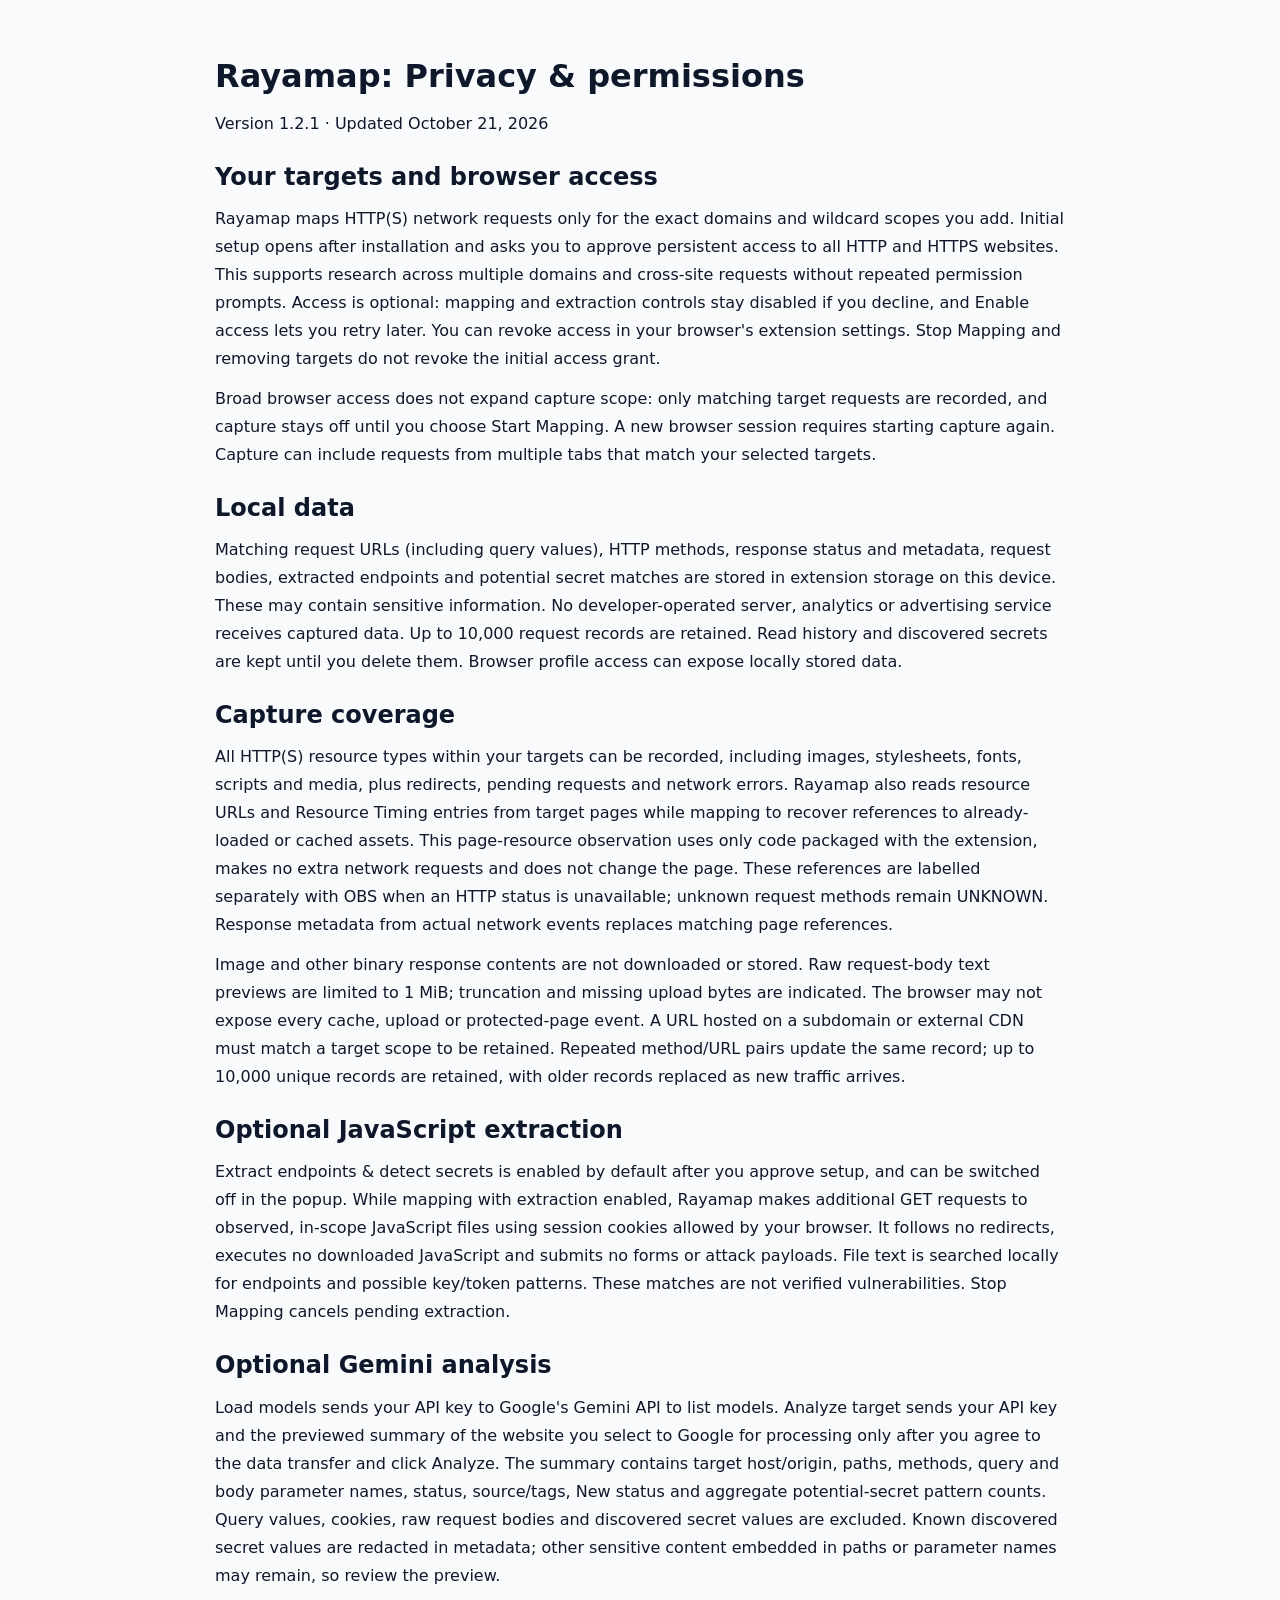
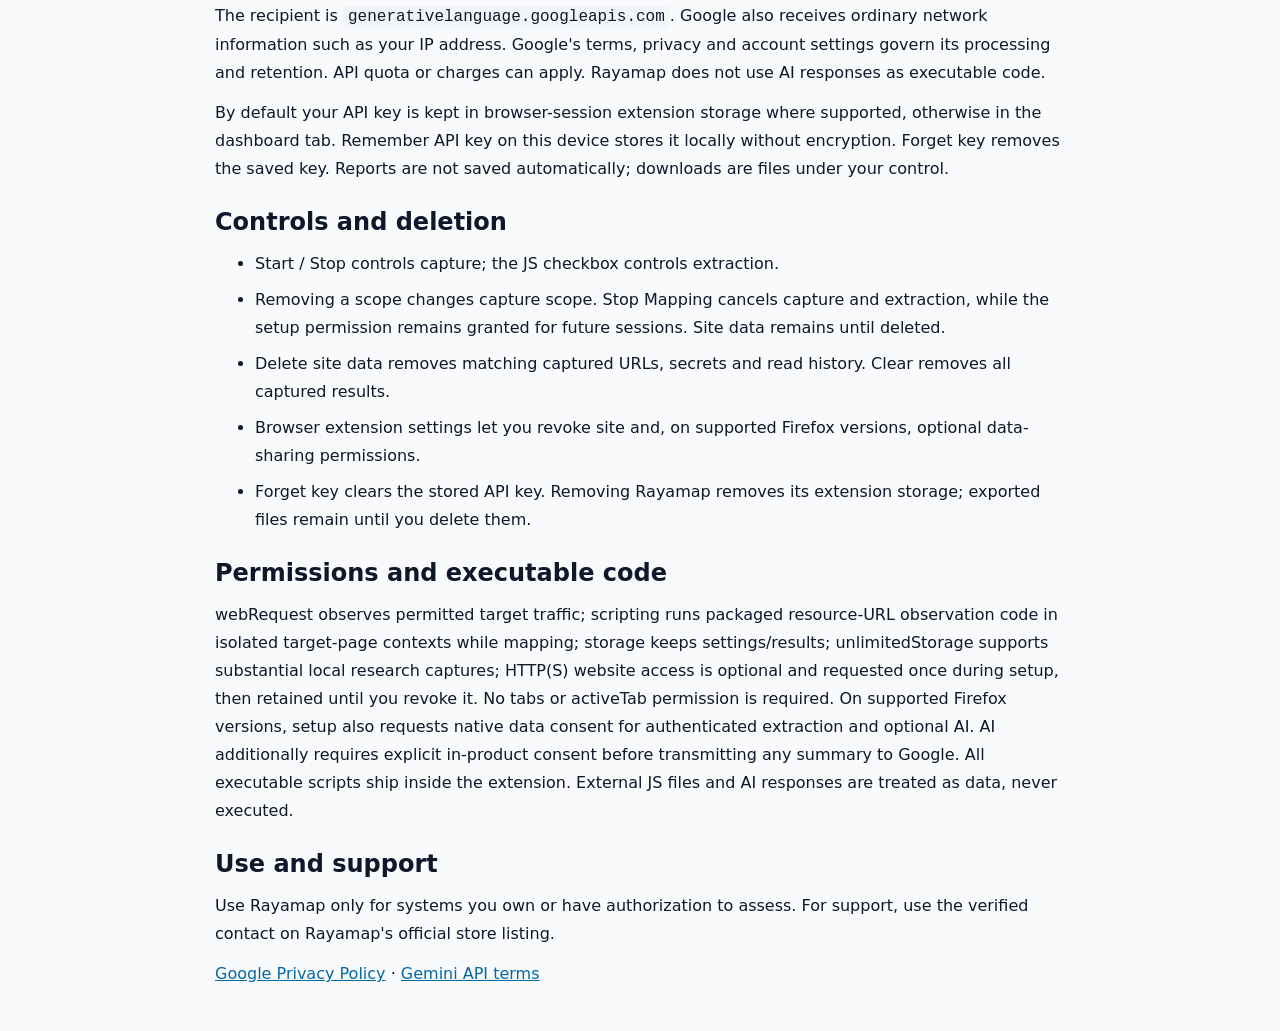
<file: index.html>
<!doctype html>
<html lang="en"><head><meta charset="utf-8"><meta name="viewport" content="width=device-width,initial-scale=1"><title>Rayamap — Privacy & permissions</title><link rel="stylesheet" href="theme.css"><style>body{font:16px/1.75 system-ui,sans-serif;margin:0;padding:32px}main{max-width:850px;margin:auto}h1,h2{line-height:1.3;margin:24px 0 12px}p,ul{margin:12px 0}li{margin:8px 0}a{color:#0369a1}code{background:#f1f5f9;padding:2px 5px}</style></head><body><main>
<h1>Rayamap: Privacy & permissions</h1><p>Version 1.2.1 · Updated October 21, 2026</p>
<h2>Your targets and browser access</h2><p>Rayamap maps HTTP(S) network requests only for the exact domains and wildcard scopes you add. Initial setup opens after installation and asks you to approve persistent access to all HTTP and HTTPS websites. This supports research across multiple domains and cross-site requests without repeated permission prompts. Access is optional: mapping and extraction controls stay disabled if you decline, and Enable access lets you retry later. You can revoke access in your browser's extension settings. Stop Mapping and removing targets do not revoke the initial access grant.</p><p>Broad browser access does not expand capture scope: only matching target requests are recorded, and capture stays off until you choose Start Mapping. A new browser session requires starting capture again. Capture can include requests from multiple tabs that match your selected targets.</p>
<h2>Local data</h2><p>Matching request URLs (including query values), HTTP methods, response status and metadata, request bodies, extracted endpoints and potential secret matches are stored in extension storage on this device. These may contain sensitive information. No developer-operated server, analytics or advertising service receives captured data. Up to 10,000 request records are retained. Read history and discovered secrets are kept until you delete them. Browser profile access can expose locally stored data.</p>
<h2>Capture coverage</h2><p>All HTTP(S) resource types within your targets can be recorded, including images, stylesheets, fonts, scripts and media, plus redirects, pending requests and network errors. Rayamap also reads resource URLs and Resource Timing entries from target pages while mapping to recover references to already-loaded or cached assets. This page-resource observation uses only code packaged with the extension, makes no extra network requests and does not change the page. These references are labelled separately with OBS when an HTTP status is unavailable; unknown request methods remain UNKNOWN. Response metadata from actual network events replaces matching page references.</p><p>Image and other binary response contents are not downloaded or stored. Raw request-body text previews are limited to 1 MiB; truncation and missing upload bytes are indicated. The browser may not expose every cache, upload or protected-page event. A URL hosted on a subdomain or external CDN must match a target scope to be retained. Repeated method/URL pairs update the same record; up to 10,000 unique records are retained, with older records replaced as new traffic arrives.</p>
<h2>Optional JavaScript extraction</h2><p>Extract endpoints &amp; detect secrets is enabled by default after you approve setup, and can be switched off in the popup. While mapping with extraction enabled, Rayamap makes additional GET requests to observed, in-scope JavaScript files using session cookies allowed by your browser. It follows no redirects, executes no downloaded JavaScript and submits no forms or attack payloads. File text is searched locally for endpoints and possible key/token patterns. These matches are not verified vulnerabilities. Stop Mapping cancels pending extraction.</p>
<h2>Optional Gemini analysis</h2><p>Load models sends your API key to Google's Gemini API to list models. Analyze target sends your API key and the previewed summary of the website you select to Google for processing only after you agree to the data transfer and click Analyze. The summary contains target host/origin, paths, methods, query and body parameter names, status, source/tags, New status and aggregate potential-secret pattern counts. Query values, cookies, raw request bodies and discovered secret values are excluded. Known discovered secret values are redacted in metadata; other sensitive content embedded in paths or parameter names may remain, so review the preview.</p><p>The recipient is <code>generativelanguage.googleapis.com</code>. Google also receives ordinary network information such as your IP address. Google's terms, privacy and account settings govern its processing and retention. API quota or charges can apply. Rayamap does not use AI responses as executable code.</p><p>By default your API key is kept in browser-session extension storage where supported, otherwise in the dashboard tab. Remember API key on this device stores it locally without encryption. Forget key removes the saved key. Reports are not saved automatically; downloads are files under your control.</p>
<h2>Controls and deletion</h2><ul><li>Start / Stop controls capture; the JS checkbox controls extraction.</li><li>Removing a scope changes capture scope. Stop Mapping cancels capture and extraction, while the setup permission remains granted for future sessions. Site data remains until deleted.</li><li>Delete site data removes matching captured URLs, secrets and read history. Clear removes all captured results.</li><li>Browser extension settings let you revoke site and, on supported Firefox versions, optional data-sharing permissions.</li><li>Forget key clears the stored API key. Removing Rayamap removes its extension storage; exported files remain until you delete them.</li></ul>
<h2>Permissions and executable code</h2><p>webRequest observes permitted target traffic; scripting runs packaged resource-URL observation code in isolated target-page contexts while mapping; storage keeps settings/results; unlimitedStorage supports substantial local research captures; HTTP(S) website access is optional and requested once during setup, then retained until you revoke it. No tabs or activeTab permission is required. On supported Firefox versions, setup also requests native data consent for authenticated extraction and optional AI. AI additionally requires explicit in-product consent before transmitting any summary to Google. All executable scripts ship inside the extension. External JS files and AI responses are treated as data, never executed.</p>
<h2>Use and support</h2><p>Use Rayamap only for systems you own or have authorization to assess. For support, use the verified contact on Rayamap's official store listing.</p><p><a href="https://policies.google.com/privacy" target="_blank" rel="noopener noreferrer">Google Privacy Policy</a> · <a href="https://ai.google.dev/gemini-api/terms" target="_blank" rel="noopener noreferrer">Gemini API terms</a></p>
</main></body></html>
</file>
<file: theme.css>
:root {
  color-scheme: light;
  --surface-page: #f8fafc;
  --surface-panel: #ffffff;
  --surface-hover: #f1f5f9;
  --page-text: #0f172a;
  --on-action: #ffffff;
  --palette-f8fafc: #f8fafc;
  --palette-ffffff: #ffffff;
  --palette-f1f5f9: #f1f5f9;
  --palette-cbd5e1: #cbd5e1;
  --palette-e2e8f0: #e2e8f0;
  --palette-94a3b8: #94a3b8;
  --palette-0f172a: #0f172a;
  --palette-334155: #334155;
  --palette-64748b: #64748b;
  --palette-2563eb: #2563eb;
  --palette-1d4ed8: #1d4ed8;
  --palette-1e40af: #1e40af;
  --palette-0284c7: #0284c7;
  --palette-16a34a: #16a34a;
  --palette-15803d: #15803d;
  --palette-14532d: #14532d;
  --palette-dc2626: #dc2626;
  --palette-b91c1c: #b91c1c;
  --palette-7f1d1d: #7f1d1d;
  --palette-e0f2fe: #e0f2fe;
  --palette-7dd3fc: #7dd3fc;
  --palette-0369a1: #0369a1;
  --palette-475569: #475569;
  --palette-86efac: #86efac;
  --palette-f0fdf4: #f0fdf4;
  --palette-fca5a5: #fca5a5;
  --palette-fef2f2: #fef2f2;
  --palette-dcfce7: #dcfce7;
  --palette-dbeafe: #dbeafe;
  --palette-93c5fd: #93c5fd;
  --palette-fef3c7: #fef3c7;
  --palette-b45309: #b45309;
  --palette-fde68a: #fde68a;
  --palette-fee2e2: #fee2e2;
  --palette-ef4444: #ef4444;
  --palette-ecfdf5: #ecfdf5;
  --palette-a7f3d0: #a7f3d0;
  --palette-059669: #059669;
  --palette-fff1f2: #fff1f2;
  --palette-fecdd3: #fecdd3;
  --palette-fda4af: #fda4af;
  --palette-be123c: #be123c;
  --palette-f87171: #f87171;
  --palette-ffedd5: #ffedd5;
  --palette-fb923c: #fb923c;
  --palette-c2410c: #c2410c;
  --palette-fef9c3: #fef9c3;
  --palette-facc15: #facc15;
  --palette-854d0e: #854d0e;
  --palette-38bdf8: #0284c7;
  --palette-f59e0b: #f59e0b;
  --palette-fbbf24: #fbbf24;
  --palette-fef08a: #fef08a;
  --palette-ca8a04: #ca8a04;
  --palette-f85149: #f85149;
}
:root[data-theme="dark"] {
  color-scheme: dark;
  --surface-page: #0b1220;
  --surface-panel: #111c2e;
  --surface-hover: #1c2b40;
  --page-text: #e5edf7;
  --palette-f8fafc: #0b1220;
  --palette-ffffff: #111c2e;
  --palette-f1f5f9: #1c2b40;
  --palette-cbd5e1: #3b4e68;
  --palette-e2e8f0: #26364c;
  --palette-94a3b8: #94a3b8;
  --palette-0f172a: #e5edf7;
  --palette-334155: #cbd5e1;
  --palette-64748b: #a3b2c7;
  --palette-2563eb: #3b82f6;
  --palette-1d4ed8: #60a5fa;
  --palette-1e40af: #2563eb;
  --palette-0284c7: #38bdf8;
  --palette-16a34a: #22c55e;
  --palette-15803d: #86efac;
  --palette-14532d: #166534;
  --palette-dc2626: #f87171;
  --palette-b91c1c: #fca5a5;
  --palette-7f1d1d: #991b1b;
  --palette-e0f2fe: #102f46;
  --palette-7dd3fc: #246180;
  --palette-0369a1: #7dd3fc;
  --palette-475569: #b0bfd2;
  --palette-86efac: #286447;
  --palette-f0fdf4: #102e23;
  --palette-fca5a5: #82404b;
  --palette-fef2f2: #3b1c24;
  --palette-dcfce7: #123629;
  --palette-dbeafe: #162e50;
  --palette-93c5fd: #3b6693;
  --palette-fef3c7: #3c3018;
  --palette-b45309: #fcd34d;
  --palette-fde68a: #7b6228;
  --palette-fee2e2: #401e28;
  --palette-ef4444: #ef4444;
  --palette-ecfdf5: #12382d;
  --palette-a7f3d0: #2a6951;
  --palette-059669: #6ee7b7;
  --palette-fff1f2: #3a1e2b;
  --palette-fecdd3: #783647;
  --palette-fda4af: #924357;
  --palette-be123c: #fda4af;
  --palette-f87171: #f87171;
  --palette-ffedd5: #422b1c;
  --palette-fb923c: #fb923c;
  --palette-c2410c: #fdba74;
  --palette-fef9c3: #3b3218;
  --palette-facc15: #facc15;
  --palette-854d0e: #fde047;
  --palette-38bdf8: #38bdf8;
  --palette-f59e0b: #f59e0b;
  --palette-fbbf24: #fbbf24;
  --palette-fef08a: #514020;
  --palette-ca8a04: #facc15;
  --palette-f85149: #f85149;
}
/* Paint the document canvas as well as the application panes. */
html, body {
  background-color: var(--surface-page);
  color: var(--page-text);
}
.theme-toggle {
  color: var(--palette-334155);
  background: var(--surface-panel);
  border: 1px solid var(--palette-cbd5e1);
  border-radius: 6px;
  padding: 6px 10px;
  font: inherit;
  font-size: 12px;
  white-space: nowrap;
  cursor: pointer;
}
.theme-toggle:hover { background: var(--surface-hover); }
.theme-toggle:focus-visible { outline: 2px solid var(--palette-0284c7); outline-offset: 2px; }

:root[data-theme="dark"] {
  --green: #15803d;
  --green-hover: #166534;
  --red: #b91c1c;
  --red-hover: #991b1b;
  --primary-blue: #2563eb;
  --primary-blue-hover: #1d4ed8;
}
</file>
